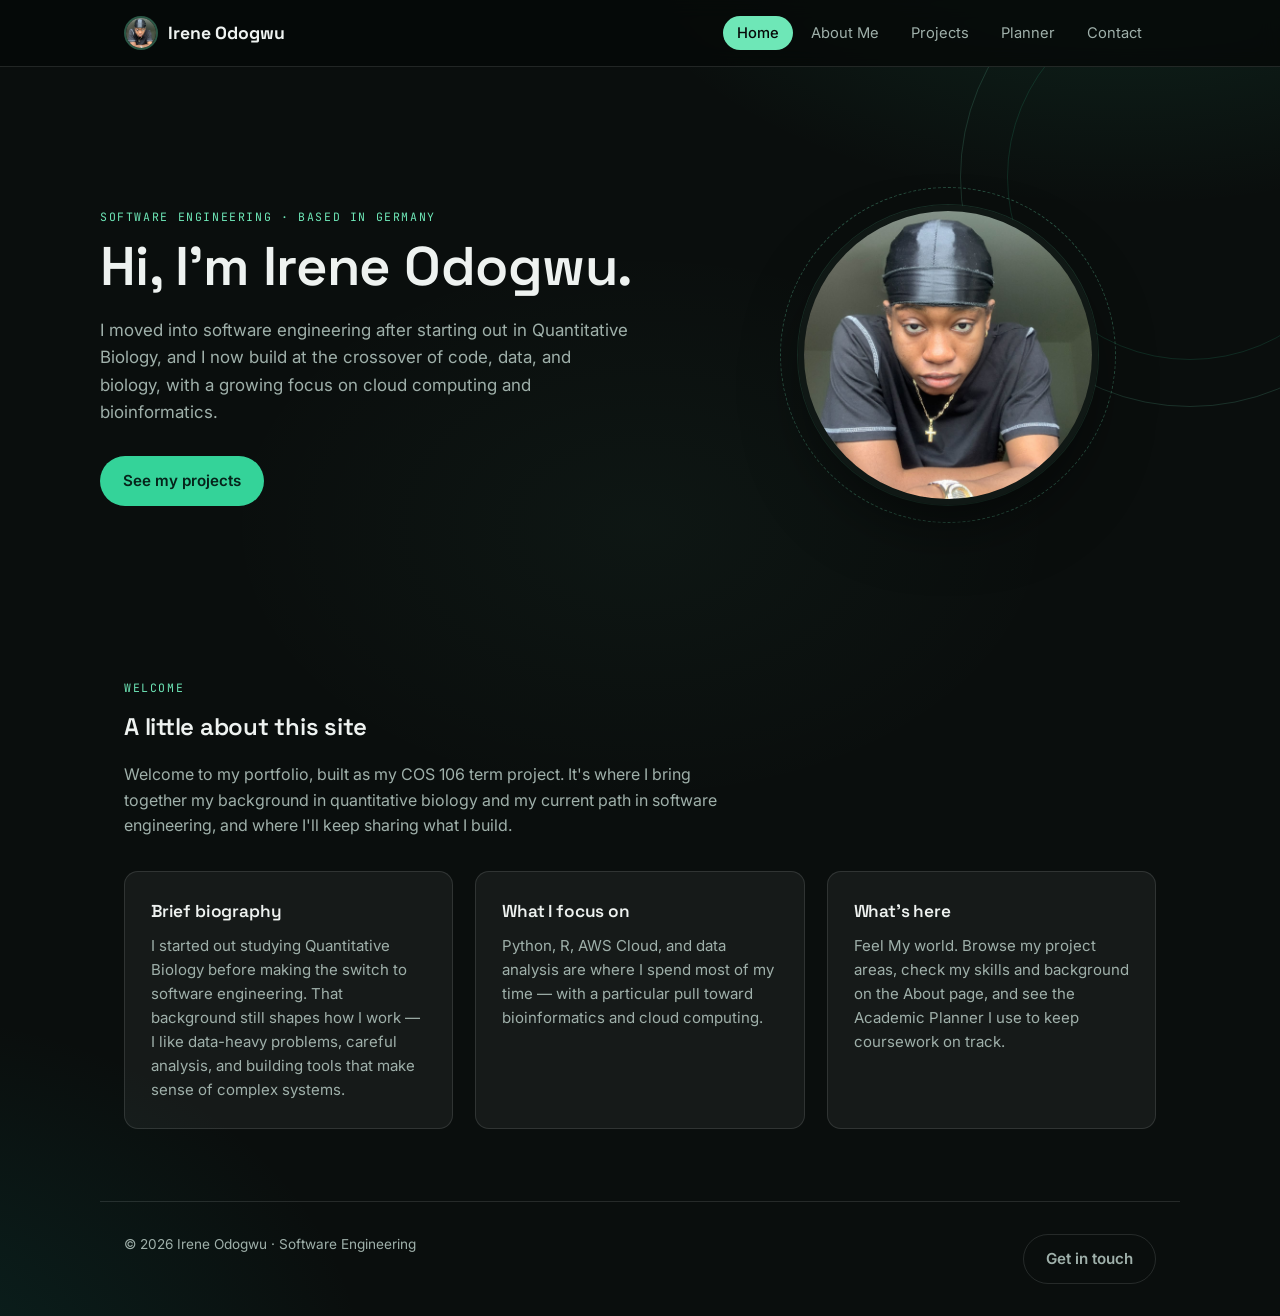
<file: index.html>
<!DOCTYPE html>
<html lang="en">
<head>
  <meta charset="UTF-8">
  <meta name="viewport" content="width=device-width, initial-scale=1.0">
  <title>Irene Odogwu — Software Engineering Portfolio</title>
  <meta name="description" content="Academic portfolio of Irene Odogwu, Software Engineering student based in Germany, formerly Quantitative Biology.">
  <link rel="stylesheet" href="css/style.css">
</head>
<body>

  <header class="site-header">
    <nav class="nav">
      <a href="index.html" class="nav-brand"><img src="images/irene.jpg" alt="" class="avatar">Irene Odogwu</a>
      <button class="nav-toggle" aria-label="Toggle menu" aria-expanded="false">☰</button>
      <ul class="nav-links">
        <li><a href="index.html" class="active">Home</a></li>
        <li><a href="about.html">About Me</a></li>
        <li><a href="projects.html">Projects</a></li>
        <li><a href="planner.html">Planner</a></li>
        <li><a href="contact.html">Contact</a></li>
      </ul>
    </nav>
  </header>

  <main>
    <section class="page-hero">
      <div class="arc-motif"></div>
      <div class="wrap home-hero">
        <div class="home-hero-copy">
          <span class="eyebrow-line">Software Engineering · Based in Germany</span>
          <h1>Hi, I'm Irene Odogwu.</h1>
          <p class="lede">
            I moved into software engineering after starting out in Quantitative Biology, and
            I now build at the crossover of code, data, and biology, with a growing focus
            on cloud computing and bioinformatics.
          </p>
          <div class="cta-row">
            <a href="projects.html" class="btn btn-primary">See my projects</a>
            
          </div>
        </div>
        <div class="hero-portrait">
          <div class="ring"></div>
          <div class="frame">
            <img src="images/irene.jpg" alt="Portrait of Irene Odogwu">
          </div>
        </div>
      </div>
    </section>

    <section class="section-tight">
      <div class="wrap">
        <div class="section-head">
          <span class="eyebrow">Welcome</span>
          <h2>A little about this site</h2>
          <p>
            Welcome to my portfolio, built as my COS 106 term project. It's where I bring
            together my background in quantitative biology and my current path in software
            engineering, and where I'll keep sharing what I build.
          </p>
        </div>

        <div class="grid grid-3">
          <div class="card">
            <h3>Brief biography</h3>
            <p>
              I started out studying Quantitative Biology before making the switch to
              software engineering. That background still shapes how I work — I like
              data-heavy problems, careful analysis, and building tools that make sense of
              complex systems.
            </p>
          </div>
          <div class="card">
            <h3>What I focus on</h3>
            <p>
              Python, R, AWS Cloud, and data analysis are where I spend most of my time —
              with a particular pull toward bioinformatics and cloud computing.
            </p>
          </div>
          <div class="card">
            <h3>What's here</h3>
            <p>
              Feel My world. Browse my project areas, check my skills and background on the About page, and
              see the Academic Planner I use to keep coursework on track.
            </p>
          </div>
        </div>
      </div>
    </section>
  </main>

  <footer class="site-footer">
    <span>© 2026 Irene Odogwu · Software Engineering</span>
		<span><a href="contact.html" class="btn btn-ghost">Get in touch</a></span>
    
  </footer>

  <script src="js/main.js"></script>
</body>
</html>
</file>
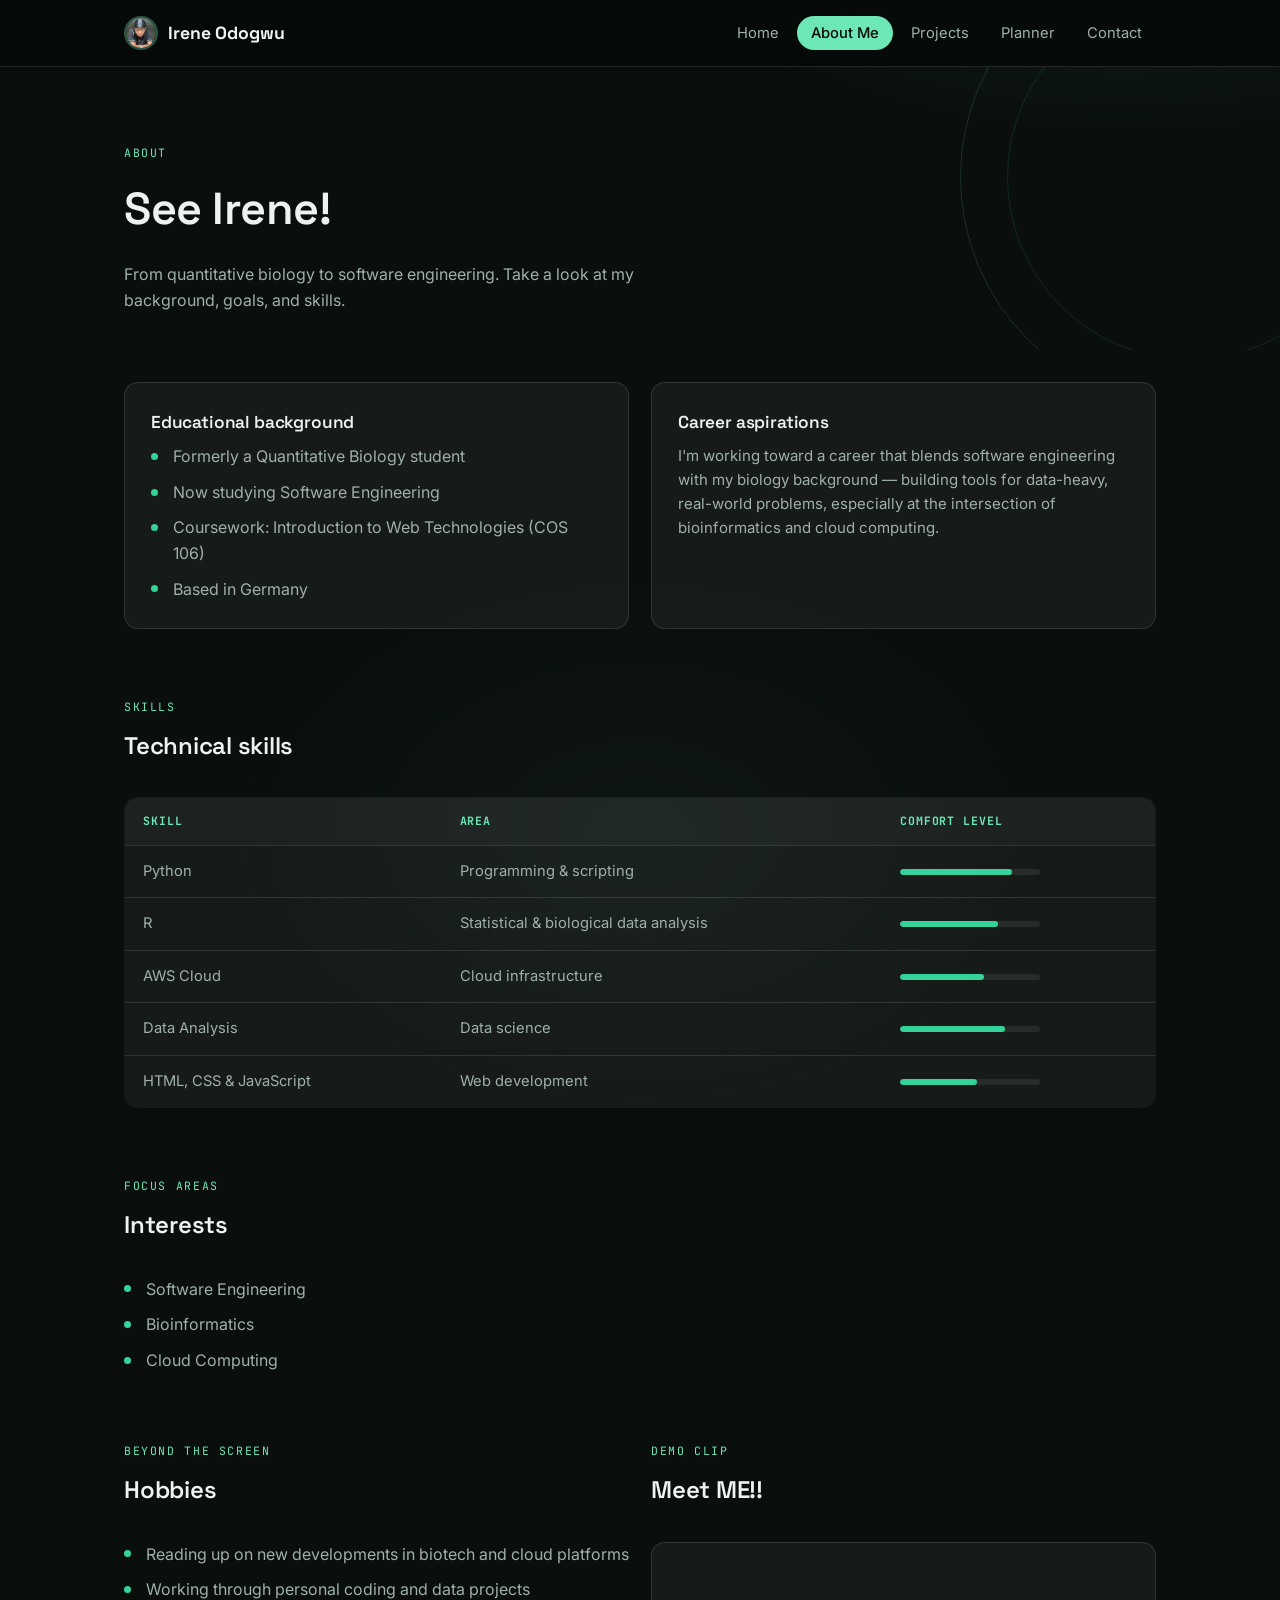
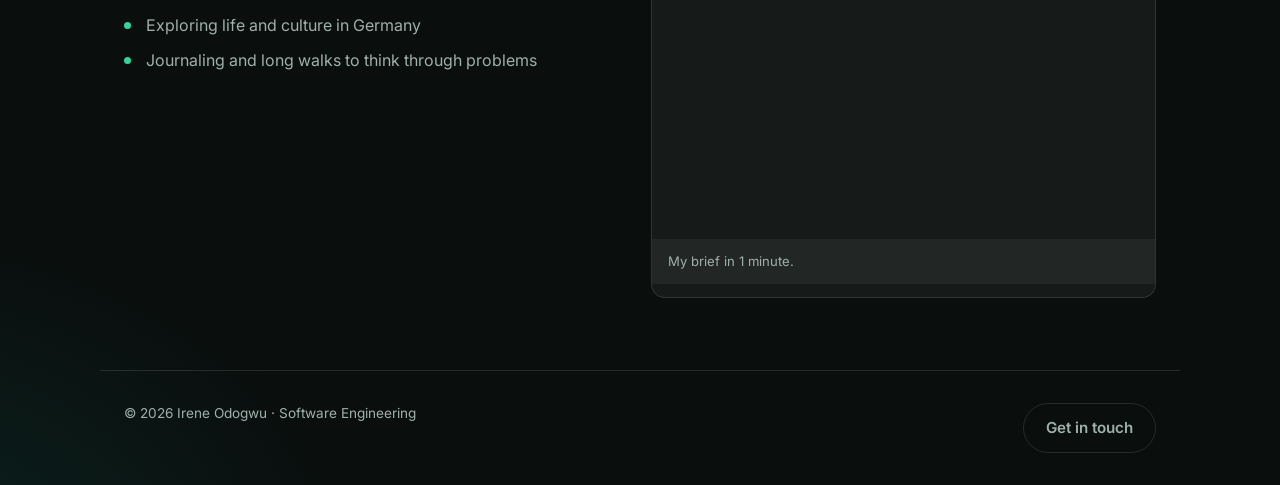
<file: about.html>
<!DOCTYPE html>
<html lang="en">
<head>
  <meta charset="UTF-8">
  <meta name="viewport" content="width=device-width, initial-scale=1.0">
  <title>About Me — Irene Odogwu</title>
  <link rel="stylesheet" href="css/style.css">
</head>
<body>

  <header class="site-header">
    <nav class="nav">
      <a href="index.html" class="nav-brand"><img src="images/irene.jpg" alt="" class="avatar">Irene Odogwu</a>
      <button class="nav-toggle" aria-label="Toggle menu" aria-expanded="false">☰</button>
      <ul class="nav-links">
        <li><a href="index.html">Home</a></li>
        <li><a href="about.html" class="active">About Me</a></li>
        <li><a href="projects.html">Projects</a></li>
        <li><a href="planner.html">Planner</a></li>
        <li><a href="contact.html">Contact</a></li>
      </ul>
    </nav>
  </header>

  <main>
    <section class="page-hero" style="padding-bottom: 20px;">
      <div class="arc-motif"></div>
      <div class="wrap">
        <span class="eyebrow-line">About</span>
        <h1 style="font-size: clamp(2rem, 4vw, 2.8rem);">See Irene!</h1>
        <p style="color: var(--text-muted); max-width: 60ch;">
          From quantitative biology to software engineering. Take a look at my background, goals,
          and skills.
        </p>
      </div>
    </section>

    <section class="section-tight">
      <div class="wrap grid grid-2">
        <div class="card">
          <h3>Educational background</h3>
          <ul class="plain-list">
            <li>Formerly a Quantitative Biology student</li>
            <li>Now studying Software Engineering</li>
            <li>Coursework: Introduction to Web Technologies (COS 106)</li>
            <li>Based in Germany</li>
          </ul>
        </div>
        <div class="card">
          <h3>Career aspirations</h3>
          <p>
            I'm working toward a career that blends software engineering with my biology
            background — building tools for data-heavy, real-world problems, especially at
            the intersection of bioinformatics and cloud computing.
          </p>
        </div>
      </div>
    </section>

    <section class="section-tight">
      <div class="wrap">
        <div class="section-head">
          <span class="eyebrow">Skills</span>
          <h2>Technical skills</h2>
        </div>
        <table>
          <thead>
            <tr>
              <th>Skill</th>
              <th>Area</th>
              <th>Comfort level</th>
            </tr>
          </thead>
          <tbody>
            <tr>
              <td>Python</td>
              <td>Programming &amp; scripting</td>
              <td><div class="skill-bar"><span style="width: 80%;"></span></div></td>
            </tr>
            <tr>
              <td>R</td>
              <td>Statistical &amp; biological data analysis</td>
              <td><div class="skill-bar"><span style="width: 70%;"></span></div></td>
            </tr>
            <tr>
              <td>AWS Cloud</td>
              <td>Cloud infrastructure</td>
              <td><div class="skill-bar"><span style="width: 60%;"></span></div></td>
            </tr>
            <tr>
              <td>Data Analysis</td>
              <td>Data science</td>
              <td><div class="skill-bar"><span style="width: 75%;"></span></div></td>
            </tr>
            <tr>
              <td>HTML, CSS &amp; JavaScript</td>
              <td>Web development</td>
              <td><div class="skill-bar"><span style="width: 55%;"></span></div></td>
            </tr>
          </tbody>
        </table>
      </div>
    </section>

    <section class="section-tight">
      <div class="wrap">
        <div class="section-head">
          <span class="eyebrow">Focus areas</span>
          <h2>Interests</h2>
        </div>
        <ul class="plain-list" style="columns: 2; column-gap: 32px;">
          <li>Software Engineering</li>
          <li>Bioinformatics</li>
          <li>Cloud Computing</li>
        </ul>
      </div>
    </section>

    <section class="section-tight">
      <div class="wrap grid grid-2">
        <div>
          <div class="section-head">
            <span class="eyebrow">Beyond the screen</span>
            <h2>Hobbies</h2>
          </div>
          <ul class="plain-list">
            <li>Reading up on new developments in biotech and cloud platforms</li>
            <li>Working through personal coding and data projects</li>
            <li>Exploring life and culture in Germany</li>
            <li>Journaling and long walks to think through problems</li>
          </ul>
        </div>
        <div>
          <div class="section-head">
            <span class="eyebrow">Demo clip</span>
            <h2>Meet ME!!</h2>
          </div>
         <div class="media-block">
          <iframe 
            src="https://www.youtube.com/embed/hOVsOVmSGQ8"
            title="Meet Irene - Portfolio Introduction"
            frameborder="0"
            allow="accelerometer; autoplay; clipboard-write; encrypted-media; gyroscope; picture-in-picture"
            allowfullscreen>
          </iframe>

          <p class="media-caption">My brief in 1 minute.</p>
        </div>
        </div>
      </div>
    </section>
  </main>

  <footer class="site-footer">
    <span>© 2026 Irene Odogwu · Software Engineering</span>
    <span><a href="contact.html" class="btn btn-ghost">Get in touch</a></span>
  </footer>

  <script src="js/main.js"></script>
</body>
</html>
</file>
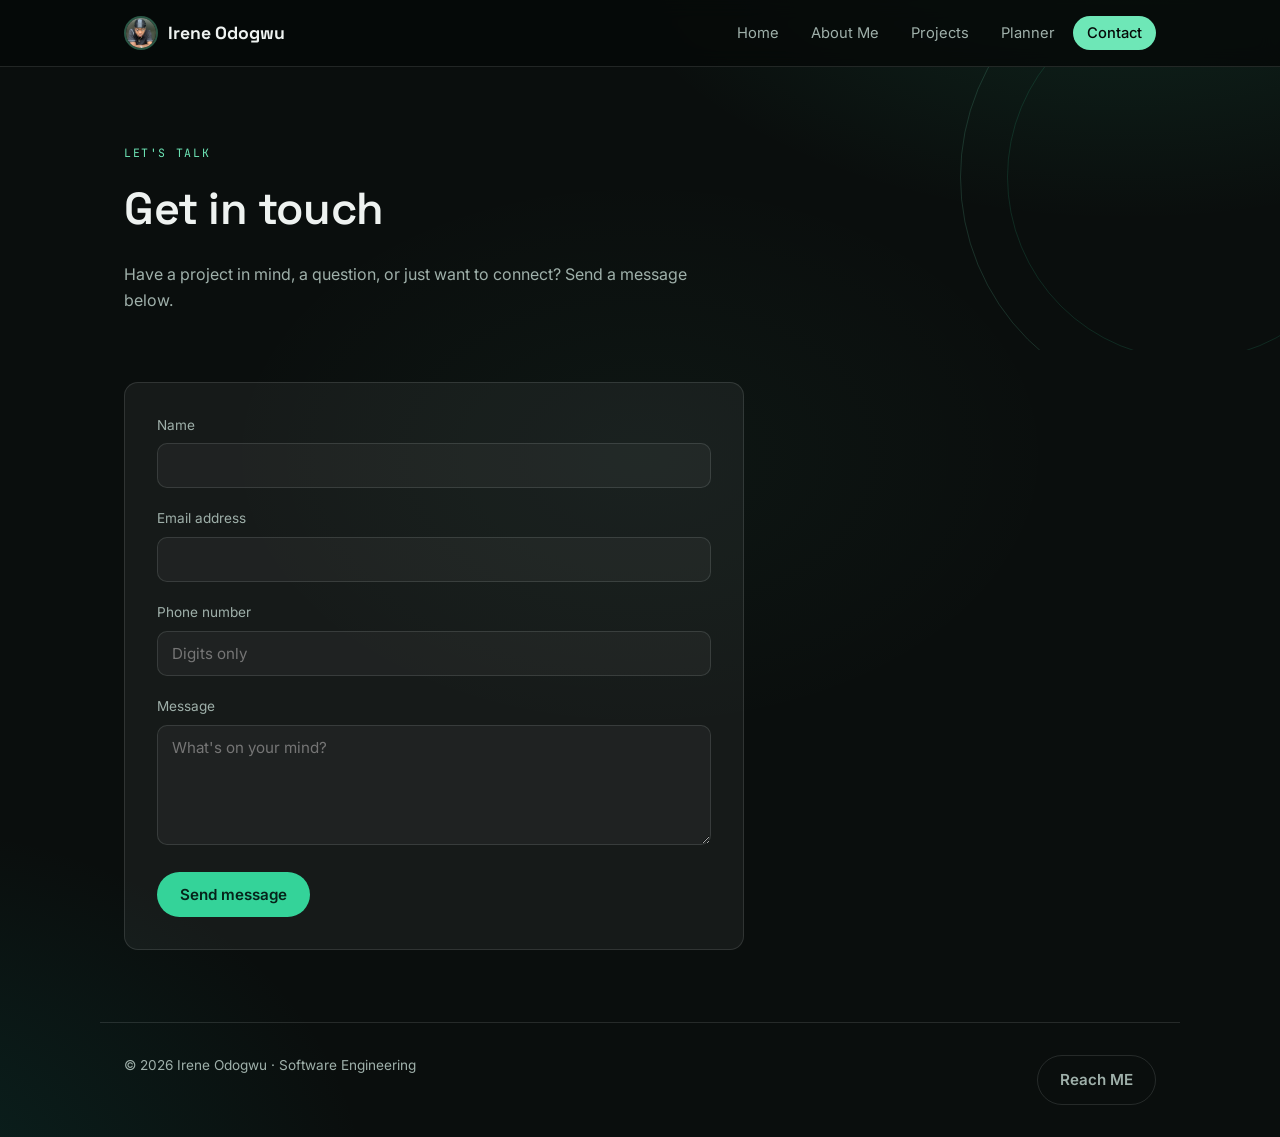
<file: contact.html>
<!DOCTYPE html>
<html lang="en">
<head>
  <meta charset="UTF-8">
  <meta name="viewport" content="width=device-width, initial-scale=1.0">
  <title>Contact — Irene Odogwu</title>
  <link rel="stylesheet" href="css/style.css">
</head>
<body>

  <header class="site-header">
    <nav class="nav">
      <a href="index.html" class="nav-brand"><img src="images/irene.jpg" alt="" class="avatar">Irene Odogwu</a>
      <button class="nav-toggle" aria-label="Toggle menu" aria-expanded="false">☰</button>
      <ul class="nav-links">
        <li><a href="index.html">Home</a></li>
        <li><a href="about.html">About Me</a></li>
        <li><a href="projects.html">Projects</a></li>
        <li><a href="planner.html">Planner</a></li>
        <li><a href="contact.html" class="active">Contact</a></li>
      </ul>
    </nav>
  </header>

  <main>
    <section class="page-hero" style="padding-bottom: 20px;">
      <div class="arc-motif"></div>
      <div class="wrap">
        <span class="eyebrow-line">Let's talk</span>
        <h1 style="font-size: clamp(2rem, 4vw, 2.8rem);">Get in touch</h1>
        <p style="color: var(--text-muted); max-width: 60ch;">
          Have a project in mind, a question, or just want to connect? Send a message below.
        </p>
      </div>
    </section>

    <section class="section-tight">
      <div class="wrap">
        <form id="contact-form" class="form-card" novalidate>

          <div class="field">
            <label for="name">Name</label>
            <input type="text" id="name" name="name">
            <span class="error" id="name-error"></span>
          </div>

          <div class="field">
            <label for="email">Email address</label>
            <input type="email" id="email" name="email">
            <span class="error" id="email-error"></span>
          </div>

          <div class="field">
            <label for="phone">Phone number</label>
            <input type="tel" id="phone" name="phone" placeholder="Digits only">
            <span class="error" id="phone-error"></span>
          </div>

          <div class="field">
            <label for="message">Message</label>
            <textarea id="message" name="message" placeholder="What's on your mind?"></textarea>
            <span class="error" id="message-error"></span>
          </div>

          <button type="submit" class="btn btn-primary">Send message</button>

          <div class="form-status" id="form-status"></div>
        </form>
      </div>
    </section>
  </main>

  <footer class="site-footer">
    <span>© 2026 Irene Odogwu · Software Engineering</span>
    <span><a href="contact.html" class="btn btn-ghost">Reach ME</a></span>
  </footer>

  <script src="js/main.js"></script>
  <script src="js/contact.js"></script>
</body>
</html>
</file>
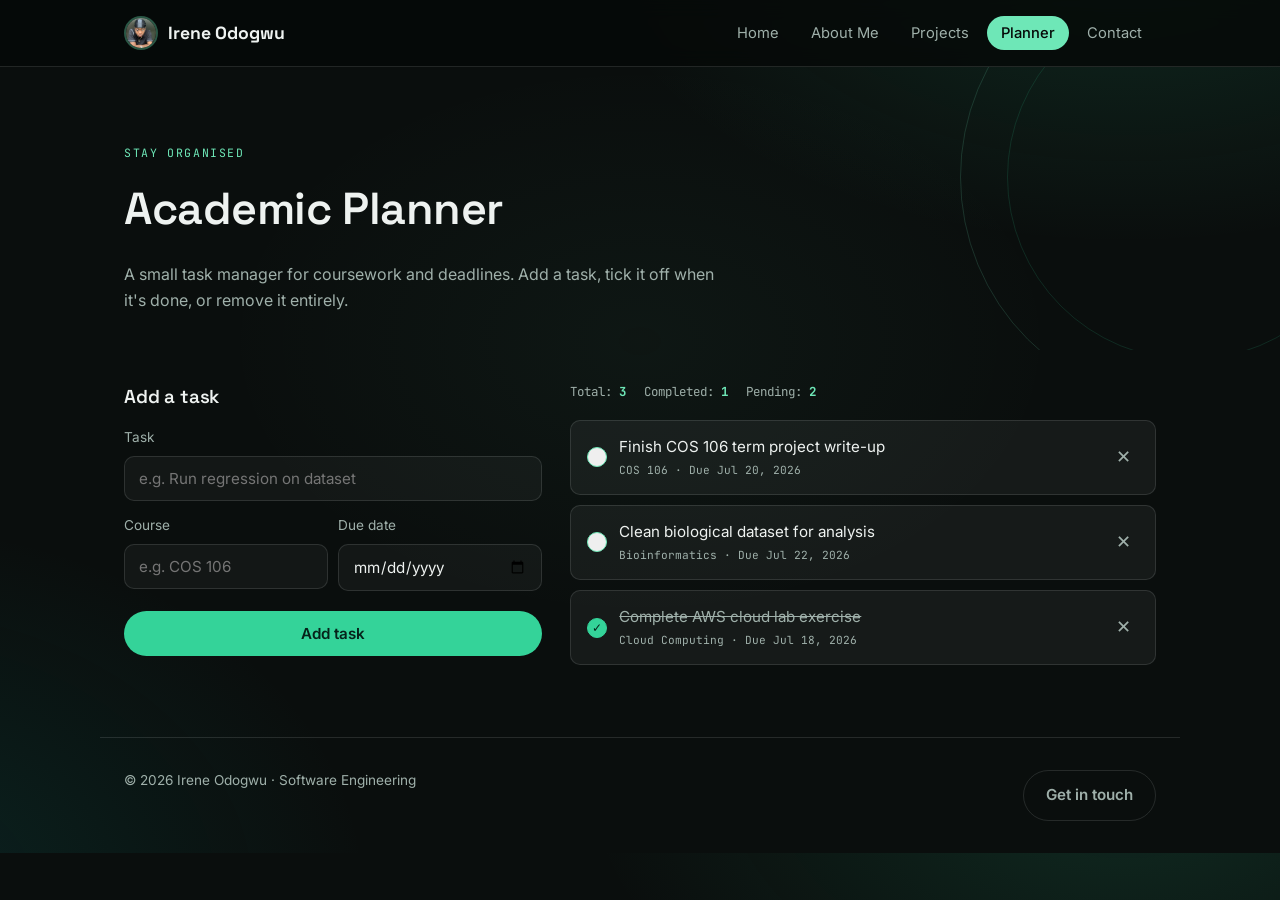
<file: planner.html>
<!DOCTYPE html>
<html lang="en">
<head>
  <meta charset="UTF-8">
  <meta name="viewport" content="width=device-width, initial-scale=1.0">
  <title>Academic Planner — Irene Odogwu</title>
  <link rel="stylesheet" href="css/style.css">
</head>
<body>

  <header class="site-header">
    <nav class="nav">
      <a href="index.html" class="nav-brand"><img src="images/irene.jpg" alt="" class="avatar">Irene Odogwu</a>
      <button class="nav-toggle" aria-label="Toggle menu" aria-expanded="false">☰</button>
      <ul class="nav-links">
        <li><a href="index.html">Home</a></li>
        <li><a href="about.html">About Me</a></li>
        <li><a href="projects.html">Projects</a></li>
        <li><a href="planner.html" class="active">Planner</a></li>
        <li><a href="contact.html">Contact</a></li>
      </ul>
    </nav>
  </header>

  <main>
    <section class="page-hero" style="padding-bottom: 20px;">
      <div class="arc-motif"></div>
      <div class="wrap">
        <span class="eyebrow-line">Stay organised</span>
        <h1 style="font-size: clamp(2rem, 4vw, 2.8rem);">Academic Planner</h1>
        <p style="color: var(--text-muted); max-width: 60ch;">
          A small task manager for coursework and deadlines. Add a task, tick it off when it's
          done, or remove it entirely.
        </p>
      </div>
    </section>

    <section class="section-tight">
      <div class="wrap planner-shell">

        <div>
          <h3 style="margin-bottom: 16px;">Add a task</h3>
          <form id="task-form" class="planner-form">
            <div class="field" style="margin-bottom:0;">
              <label for="task-title">Task</label>
              <input type="text" id="task-title" placeholder="e.g. Run regression on dataset" required>
            </div>
            <div class="row">
              <div class="field" style="margin-bottom:0; flex:1;">
                <label for="task-course">Course</label>
                <input type="text" id="task-course" placeholder="e.g. COS 106">
              </div>
              <div class="field" style="margin-bottom:0; flex:1;">
                <label for="task-due">Due date</label>
                <input type="date" id="task-due">
              </div>
            </div>
            <button type="submit" class="btn btn-primary" style="justify-content:center; margin-top:6px;">Add task</button>
          </form>
        </div>

        <div>
          <div class="planner-stats">
            <span>Total: <strong id="stat-total">0</strong></span>
            <span>Completed: <strong id="stat-done">0</strong></span>
            <span>Pending: <strong id="stat-pending">0</strong></span>
          </div>
          <ul class="task-list" id="task-list"></ul>
          <div class="empty-state" id="empty-state" style="display:none;">
            No tasks yet — add your first one to get started.
          </div>
        </div>

      </div>
    </section>
  </main>

  <footer class="site-footer">
    <span>© 2026 Irene Odogwu · Software Engineering</span>
   <span><a href="contact.html" class="btn btn-ghost">Get in touch</a></span>
  </footer>

  <script src="js/main.js"></script>
  <script src="js/planner.js"></script>
</body>
</html>
</file>
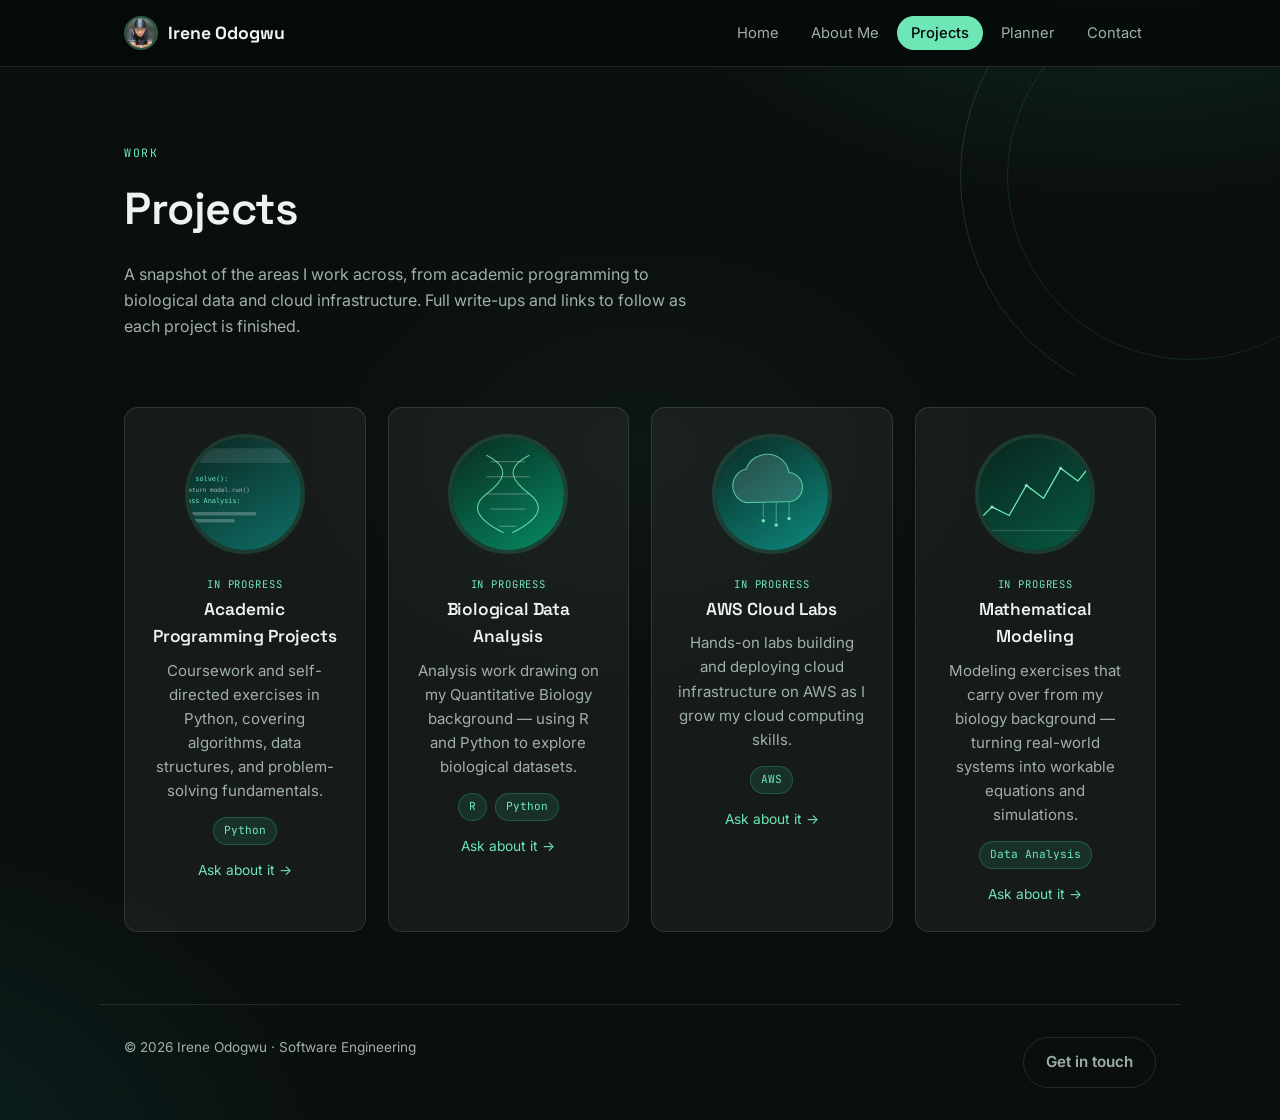
<file: projects.html>
<!DOCTYPE html>
<html lang="en">
<head>
  <meta charset="UTF-8">
  <meta name="viewport" content="width=device-width, initial-scale=1.0">
  <title>Projects — Irene Odogwu</title>
  <link rel="stylesheet" href="css/style.css">
</head>
<body>

  <header class="site-header">
    <nav class="nav">
      <a href="index.html" class="nav-brand"><img src="images/irene.jpg" alt="" class="avatar">Irene Odogwu</a>
      <button class="nav-toggle" aria-label="Toggle menu" aria-expanded="false">☰</button>
      <ul class="nav-links">
        <li><a href="index.html">Home</a></li>
        <li><a href="about.html">About Me</a></li>
        <li><a href="projects.html" class="active">Projects</a></li>
        <li><a href="planner.html">Planner</a></li>
        <li><a href="contact.html">Contact</a></li>
      </ul>
    </nav>
  </header>

  <main>
    <section class="page-hero" style="padding-bottom: 20px;">
      <div class="arc-motif"></div>
      <div class="wrap">
        <span class="eyebrow-line">Work</span>
        <h1 style="font-size: clamp(2rem, 4vw, 2.8rem);">Projects</h1>
        <p style="color: var(--text-muted); max-width: 60ch;">
          A snapshot of the areas I work across, from academic programming to biological
          data and cloud infrastructure. Full write-ups and links to follow as each project
          is finished.
        </p>
      </div>
    </section>

    <section class="section-tight">
      <div class="wrap grid grid-4">

        <article class="card project-card">
          <div class="thumb"><img src="images/project1.svg" alt="Preview graphic for academic programming projects"></div>
          <span class="status">In progress</span>
          <h3>Academic Programming Projects</h3>
          <p>
            Coursework and self-directed exercises in Python, covering algorithms, data
            structures, and problem-solving fundamentals.
          </p>
          <div class="tag-row" style="justify-content:center;">
            <span class="tag">Python</span>
          </div>
          <div class="links">
            <a href="contact.html">Ask about it →</a>
          </div>
        </article>

        <article class="card project-card">
          <div class="thumb"><img src="images/project2.svg" alt="Preview graphic for biological data analysis"></div>
          <span class="status">In progress</span>
          <h3>Biological Data Analysis</h3>
          <p>
            Analysis work drawing on my Quantitative Biology background — using R and Python
            to explore biological datasets.
          </p>
          <div class="tag-row" style="justify-content:center;">
            <span class="tag">R</span>
            <span class="tag">Python</span>
          </div>
          <div class="links">
            <a href="contact.html">Ask about it →</a>
          </div>
        </article>

        <article class="card project-card">
          <div class="thumb"><img src="images/project3.svg" alt="Preview graphic for AWS cloud labs"></div>
          <span class="status">In progress</span>
          <h3>AWS Cloud Labs</h3>
          <p>
            Hands-on labs building and deploying cloud infrastructure on AWS as I grow my
            cloud computing skills.
          </p>
          <div class="tag-row" style="justify-content:center;">
            <span class="tag">AWS</span>
          </div>
          <div class="links">
            <a href="contact.html">Ask about it →</a>
          </div>
        </article>

        <article class="card project-card">
          <div class="thumb"><img src="images/project4.svg" alt="Preview graphic for mathematical modeling"></div>
          <span class="status">In progress</span>
          <h3>Mathematical Modeling</h3>
          <p>
            Modeling exercises that carry over from my biology background — turning
            real-world systems into workable equations and simulations.
          </p>
          <div class="tag-row" style="justify-content:center;">
            <span class="tag">Data Analysis</span>
          </div>
          <div class="links">
            <a href="contact.html">Ask about it →</a>
          </div>
        </article>

      </div>
    </section>
  </main>

  <footer class="site-footer">
    <span>© 2026 Irene Odogwu · Software Engineering</span>
    <span><a href="contact.html" class="btn btn-ghost">Get in touch</a></span>
  </footer>

  <script src="js/main.js"></script>
</body>
</html>
</file>
<file: css/style.css>
/* ============================================
   Irene Odogwu — Academic Portfolio
   Design tokens
   ============================================ */
@import url('https://fonts.googleapis.com/css2?family=Space+Grotesk:wght@400;500;600;700&family=Inter:wght@400;500;600&family=JetBrains+Mono:wght@400;500&display=swap');

:root {
  --bg: #0a0e0d;
  --bg-deep: #060908;
  --bg-alt: #101815;
  --surface: rgba(238, 242, 240, 0.05);
  --surface-strong: rgba(238, 242, 240, 0.09);
  --border: rgba(238, 242, 240, 0.12);
  --accent: #34d399;
  --accent-soft: #6ee7b7;
  --accent-deep: #0d9488;
  --text: #eef2f0;
  --text-muted: #9fb0aa;
  --radius: 14px;
  --max-width: 1080px;
  --font-display: 'Space Grotesk', 'Segoe UI', sans-serif;
  --font-body: 'Inter', -apple-system, sans-serif;
  --font-mono: 'JetBrains Mono', monospace;
}

* { box-sizing: border-box; }
html { scroll-behavior: smooth; }

body {
  margin: 0;
  background: var(--bg);
  background-image:
    radial-gradient(ellipse 900px 520px at 88% -8%, rgba(52, 211, 153, 0.14), transparent 60%),
    radial-gradient(ellipse 800px 600px at -10% 105%, rgba(13, 148, 136, 0.16), transparent 62%),
    radial-gradient(ellipse 600px 400px at 50% 40%, rgba(110, 231, 183, 0.04), transparent 70%);
  color: var(--text);
  font-family: var(--font-body);
  line-height: 1.6;
  -webkit-font-smoothing: antialiased;
}

img { max-width: 100%; display: block; }
a { color: var(--accent-soft); text-decoration: none; }

.wrap { max-width: var(--max-width); margin: 0 auto; padding: 0 24px; }

h1, h2, h3 {
  font-family: var(--font-display);
  font-weight: 600;
  margin: 0 0 0.4em;
  letter-spacing: -0.01em;
}

.eyebrow, .eyebrow-line {
  font-family: var(--font-mono);
  font-size: 0.72rem;
  letter-spacing: 0.14em;
  text-transform: uppercase;
  color: var(--accent-soft);
  display: inline-block;
  margin-bottom: 0.9em;
}

@media (prefers-reduced-motion: reduce) {
  * { animation-duration: 0.01ms !important; transition-duration: 0.01ms !important; }
}

/* ============================================
   Header / Navigation
   ============================================ */
.site-header {
  position: sticky;
  top: 0;
  z-index: 50;
  background: rgba(6, 9, 8, 0.82);
  backdrop-filter: blur(10px);
  border-bottom: 1px solid var(--border);
}

.nav {
  display: flex;
  align-items: center;
  justify-content: space-between;
  padding: 16px 24px;
  max-width: var(--max-width);
  margin: 0 auto;
}

.nav-brand {
  font-family: var(--font-display);
  font-size: 1.1rem;
  font-weight: 700;
  color: var(--text);
  display: flex;
  align-items: center;
  gap: 10px;
}

.nav-brand .avatar {
  width: 34px;
  height: 34px;
  border-radius: 50%;
  object-fit: cover;
  border: 2px solid rgba(110, 231, 183, 0.35);
}

.nav-links {
  list-style: none;
  display: flex;
  gap: 4px;
  margin: 0;
  padding: 0;
}

.nav-links a {
  color: var(--text-muted);
  font-size: 0.92rem;
  padding: 8px 14px;
  border-radius: 999px;
  transition: color 0.2s ease, background 0.2s ease;
}

.nav-links a:hover { color: var(--text); background: var(--surface); }

.nav-links a.active {
  color: var(--bg-deep);
  background: var(--accent-soft);
  font-weight: 500;
}

.nav-toggle {
  display: none;
  background: none;
  border: 1px solid var(--border);
  border-radius: 8px;
  color: var(--text);
  padding: 8px 10px;
  font-size: 1rem;
  cursor: pointer;
}

@media (max-width: 760px) {
  .nav-toggle { display: block; }
  .nav-links {
    position: absolute;
    top: 100%;
    left: 0;
    right: 0;
    flex-direction: column;
    background: var(--bg-alt);
    border-bottom: 1px solid var(--border);
    padding: 10px 24px 18px;
    display: none;
  }
  .nav-links.open { display: flex; }
  .nav-links a { padding: 10px 8px; }
}

/* ============================================
   Hero / arc motif
   ============================================ */
.arc-motif { position: absolute; pointer-events: none; z-index: 0; }

.page-hero { position: relative; overflow: hidden; padding: 72px 0 56px; }
.page-hero .wrap { position: relative; z-index: 1; }

.page-hero .arc-motif {
  top: -120px;
  right: -140px;
  width: 460px;
  height: 460px;
  border: 1px solid rgba(110, 231, 183, 0.16);
  border-radius: 50%;
}
.page-hero .arc-motif::after {
  content: '';
  position: absolute;
  inset: 46px;
  border: 1px solid rgba(52, 211, 153, 0.14);
  border-radius: 50%;
}

/* ============================================
   Home hero
   ============================================ */
.home-hero {
  display: grid;
  grid-template-columns: 1.1fr 0.9fr;
  gap: 48px;
  align-items: center;
  padding: 64px 0 80px;
}

@media (max-width: 820px) {
  .home-hero { grid-template-columns: 1fr; padding: 40px 0 56px; text-align: center; }
  .home-hero .cta-row { justify-content: center; }
}

.home-hero h1 { font-size: clamp(2.2rem, 5vw, 3.4rem); line-height: 1.08; }

.home-hero .lede {
  color: var(--text-muted);
  font-size: 1.06rem;
  max-width: 48ch;
  margin: 18px 0 30px;
}

.cta-row { display: flex; gap: 14px; flex-wrap: wrap; }

.btn {
  display: inline-flex;
  align-items: center;
  gap: 8px;
  padding: 12px 22px;
  border-radius: 999px;
  font-family: var(--font-body);
  font-weight: 600;
  font-size: 0.95rem;
  cursor: pointer;
  border: 1px solid transparent;
  transition: transform 0.2s ease, background 0.2s ease, border-color 0.2s ease;
}

.btn-primary { background: var(--accent); color: #06231a; }
.btn-primary:hover { transform: translateY(-2px); background: var(--accent-soft); }

.btn-ghost { background: transparent; color: var(--text); border-color: var(--border); }
.btn-ghost:hover { border-color: var(--accent-soft); color: var(--accent-soft); }

.hero-portrait { position: relative; justify-self: center; }

.hero-portrait .frame {
  position: relative;
  width: min(300px, 70vw);
  aspect-ratio: 1 / 1;
  border-radius: 50%;
  overflow: hidden;
  border: 6px solid var(--bg-alt);
  box-shadow: 0 30px 70px -20px rgba(0, 0, 0, 0.65), 0 0 0 1px rgba(110,231,183,0.15);
  animation: rise 0.8s ease both;
}

.hero-portrait .frame img { width: 100%; height: 100%; object-fit: cover; }

.hero-portrait .ring {
  position: absolute;
  inset: -18px;
  border: 1px dashed rgba(110, 231, 183, 0.3);
  border-radius: 50%;
  z-index: -1;
}

@keyframes rise {
  from { opacity: 0; transform: translateY(18px); }
  to { opacity: 1; transform: translateY(0); }
}

/* ============================================
   Section shells
   ============================================ */
section { padding: 56px 0; }
.section-tight { padding: 32px 0; }
.section-head { margin-bottom: 32px; max-width: 60ch; }
.section-head p { color: var(--text-muted); }

.grid { display: grid; gap: 22px; }
.grid-3 { grid-template-columns: repeat(3, 1fr); }
.grid-4 { grid-template-columns: repeat(4, 1fr); }
.grid-2 { grid-template-columns: repeat(2, 1fr); }

@media (max-width: 900px) { .grid-4 { grid-template-columns: repeat(2, 1fr); } }
@media (max-width: 820px) { .grid-3, .grid-2 { grid-template-columns: 1fr; } }
@media (max-width: 560px) { .grid-4 { grid-template-columns: 1fr; } }

.card {
  background: var(--surface);
  border: 1px solid var(--border);
  border-radius: var(--radius);
  padding: 26px;
  transition: transform 0.25s ease, border-color 0.25s ease, background 0.25s ease;
}

.card:hover {
  transform: translateY(-4px);
  border-color: rgba(110, 231, 183, 0.4);
  background: var(--surface-strong);
}

.card h3 { font-size: 1.08rem; margin-bottom: 8px; }
.card p { color: var(--text-muted); font-size: 0.94rem; margin: 0; }

.tag-row { display: flex; flex-wrap: wrap; gap: 8px; margin-top: 14px; }
.tag {
  font-family: var(--font-mono);
  font-size: 0.7rem;
  padding: 4px 10px;
  border-radius: 999px;
  background: rgba(52, 211, 153, 0.12);
  color: var(--accent-soft);
  border: 1px solid rgba(52, 211, 153, 0.25);
}

/* ============================================
   Project cards — circular preview
   ============================================ */
.project-card { padding: 26px; text-align: center; }

.project-card .thumb {
  width: 120px;
  height: 120px;
  border-radius: 50%;
  overflow: hidden;
  margin: 0 auto 16px;
  border: 4px solid rgba(52, 211, 153, 0.18);
}
.project-card .thumb img { width: 100%; height: 100%; object-fit: cover; }

.project-card .status {
  font-family: var(--font-mono);
  font-size: 0.66rem;
  text-transform: uppercase;
  letter-spacing: 0.08em;
  color: var(--accent-soft);
}
.project-card .links { margin-top: 14px; display: flex; gap: 14px; justify-content: center; font-size: 0.86rem; }

/* ============================================
   Tables
   ============================================ */
table {
  width: 100%;
  border-collapse: collapse;
  background: var(--surface);
  border: 1px solid var(--border);
  border-radius: var(--radius);
  overflow: hidden;
}

thead th {
  text-align: left;
  font-family: var(--font-mono);
  font-size: 0.72rem;
  text-transform: uppercase;
  letter-spacing: 0.08em;
  color: var(--accent-soft);
  padding: 14px 18px;
  background: rgba(238, 242, 240, 0.03);
  border-bottom: 1px solid var(--border);
}

tbody td {
  padding: 14px 18px;
  border-bottom: 1px solid var(--border);
  color: var(--text-muted);
  font-size: 0.92rem;
}
tbody tr:last-child td { border-bottom: none; }

.skill-bar {
  height: 6px;
  border-radius: 999px;
  background: rgba(238, 242, 240, 0.08);
  overflow: hidden;
  width: 140px;
}
.skill-bar span { display: block; height: 100%; background: var(--accent); border-radius: 999px; }

/* ============================================
   Lists
   ============================================ */
.plain-list { list-style: none; padding: 0; margin: 0; display: grid; gap: 10px; }
.plain-list li { padding-left: 22px; position: relative; color: var(--text-muted); }
.plain-list li::before {
  content: '';
  position: absolute;
  left: 0;
  top: 0.55em;
  width: 7px;
  height: 7px;
  border-radius: 50%;
  background: var(--accent);
}

/* ============================================
   Forms
   ============================================ */
.form-card {
  background: var(--surface);
  border: 1px solid var(--border);
  border-radius: var(--radius);
  padding: 32px;
  max-width: 620px;
}

.field { margin-bottom: 20px; }
.field label { display: block; font-size: 0.85rem; color: var(--text-muted); margin-bottom: 7px; }

.field input, .field textarea {
  width: 100%;
  padding: 12px 14px;
  border-radius: 10px;
  border: 1px solid var(--border);
  background: rgba(238, 242, 240, 0.04);
  color: var(--text);
  font-family: var(--font-body);
  font-size: 0.95rem;
}

.field input:focus, .field textarea:focus { outline: 2px solid var(--accent-soft); outline-offset: 1px; }
.field textarea { resize: vertical; min-height: 120px; }

.field .error { color: #f87171; font-size: 0.8rem; margin-top: 6px; display: none; }
.field.invalid input, .field.invalid textarea { border-color: #f87171; }
.field.invalid .error { display: block; }

.form-status { margin-top: 18px; padding: 12px 16px; border-radius: 10px; font-size: 0.9rem; display: none; }
.form-status.show { display: block; animation: rise 0.4s ease both; }
.form-status.ok { background: rgba(52, 211, 153, 0.14); color: var(--accent-soft); border: 1px solid rgba(52,211,153,0.3); }

/* ============================================
   Planner
   ============================================ */
.planner-shell { display: grid; grid-template-columns: 1fr 1.4fr; gap: 28px; }
@media (max-width: 820px) { .planner-shell { grid-template-columns: 1fr; } }

.planner-form { display: flex; flex-direction: column; gap: 14px; }
.planner-form .row { display: flex; gap: 10px; }
.planner-form input, .planner-form select {
  padding: 12px 14px;
  border-radius: 10px;
  border: 1px solid var(--border);
  background: rgba(238, 242, 240, 0.04);
  color: var(--text);
  font-family: var(--font-body);
  flex: 1;
}

.task-list { list-style: none; margin: 0; padding: 0; display: grid; gap: 10px; }

.task-item {
  display: flex;
  align-items: center;
  gap: 12px;
  padding: 14px 16px;
  background: var(--surface);
  border: 1px solid var(--border);
  border-radius: 10px;
  animation: rise 0.3s ease both;
}

.task-item .task-check {
  width: 20px; height: 20px;
  border-radius: 50%;
  border: 1.5px solid var(--accent-soft);
  cursor: pointer;
  flex-shrink: 0;
  display: flex; align-items: center; justify-content: center;
  transition: background 0.2s ease;
}
.task-item.done .task-check { background: var(--accent); border-color: var(--accent); }
.task-item.done .task-check::after { content: '✓'; font-size: 12px; color: #06231a; }

.task-item .task-info { flex: 1; }
.task-item .task-title { font-size: 0.95rem; }
.task-item.done .task-title { text-decoration: line-through; color: var(--text-muted); }
.task-item .task-meta { font-family: var(--font-mono); font-size: 0.7rem; color: var(--text-muted); margin-top: 3px; }

.task-item .task-delete {
  background: none;
  border: none;
  color: var(--text-muted);
  cursor: pointer;
  font-size: 1.1rem;
  padding: 4px 8px;
  border-radius: 6px;
  transition: color 0.2s ease, background 0.2s ease;
}
.task-item .task-delete:hover { color: #f87171; background: rgba(248,113,113,0.1); }

.empty-state {
  text-align: center;
  padding: 40px 20px;
  color: var(--text-muted);
  font-size: 0.9rem;
  border: 1px dashed var(--border);
  border-radius: 12px;
}

.planner-stats {
  display: flex;
  gap: 18px;
  margin-bottom: 18px;
  font-family: var(--font-mono);
  font-size: 0.78rem;
  color: var(--text-muted);
}
.planner-stats strong { color: var(--accent-soft); }

/* ============================================
   Media block
   ============================================ */
.media-block { 
  border-radius: var(--radius); 
  overflow: hidden; 
  border: 1px solid var(--border);
  background: var(--surface);
}

.media-block iframe {
  width: 100%;
  aspect-ratio: 16 / 9;
  display: block;
  border: none;
}
.media-caption { padding: 12px 16px; font-size: 0.82rem; color: var(--text-muted); background: var(--surface); }

/* ============================================
   Footer
   ============================================ */
.site-footer {
  border-top: 1px solid var(--border);
  padding: 32px 24px;
  margin-top: 40px;
  color: var(--text-muted);
  font-size: 0.85rem;
  display: flex;
  justify-content: space-between;
  flex-wrap: wrap;
  gap: 10px;
  max-width: var(--max-width);
  margin-left: auto;
  margin-right: auto;
}
.site-footer a { color: var(--text-muted); }
.site-footer a:hover { color: var(--accent-soft); }
</file>
